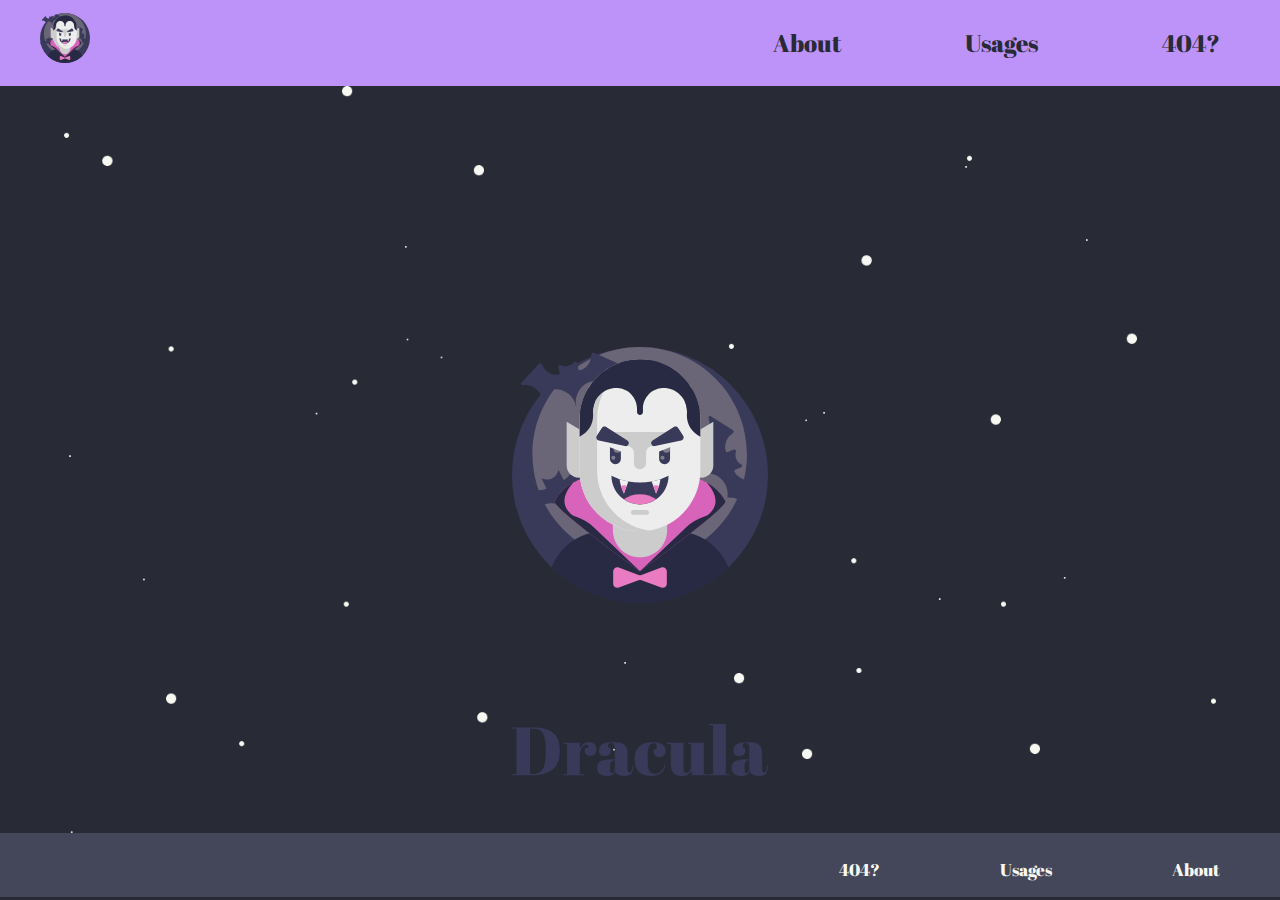
<file: index.html>
<!DOCTYPE html>
<html lang="en">
<head>
    <meta charset="UTF-8">
    <meta http-equiv="X-UA-Compatible" content="IE=edge">
    <meta name="viewport" content="width=device-width, initial-scale=1.0">
    <title>Final: Dracula Home</title>
    <link rel="stylesheet" href="style.css">
    <link rel="preconnect" href="https://fonts.googleapis.com">
    <link rel="preconnect" href="https://fonts.gstatic.com" crossorigin>
    <link href="https://fonts.googleapis.com/css2?family=Abril+Fatface&display=swap" rel="stylesheet">
    <link rel="shortcut icon" href="favicon.svg" type="image/x-icon">
</head>
<body>

    <header>
        <nav>
            
            <a class="navbar-brand" href="index.html">
                <div class="logo-image">
                    <img src="images/045-dracula.svg"img-fluid>
                </div>
            </a>


            <ul class="nav">
                <li><a href="about.html">About</a></li>
                <li><a href="usages.html">Usages</a></li>
                <li><a href="404.html">404?</a></li>
            </ul>
        
        </nav>

    </header>

    <main>
        <img class="center" src="images/dots.png" alt="">

        <div class="center-top" >
             <img class="img-1" src="images/045-dracula.svg" alt="">
             <img class="img-2" src="images/Dracula.png" alt="">
        </div>

    </main>

    <footer>
        
        <ul class="align-right">
            <li><a class="footer-color" href="about.html">About</a></li>
            <li><a class="footer-color" href="usages.html">Usages</a></li>
            <li><a class="footer-color" href="404.html">404?</a></li>
        </ul>

    </footer>

    
</body>
</html>
</file>
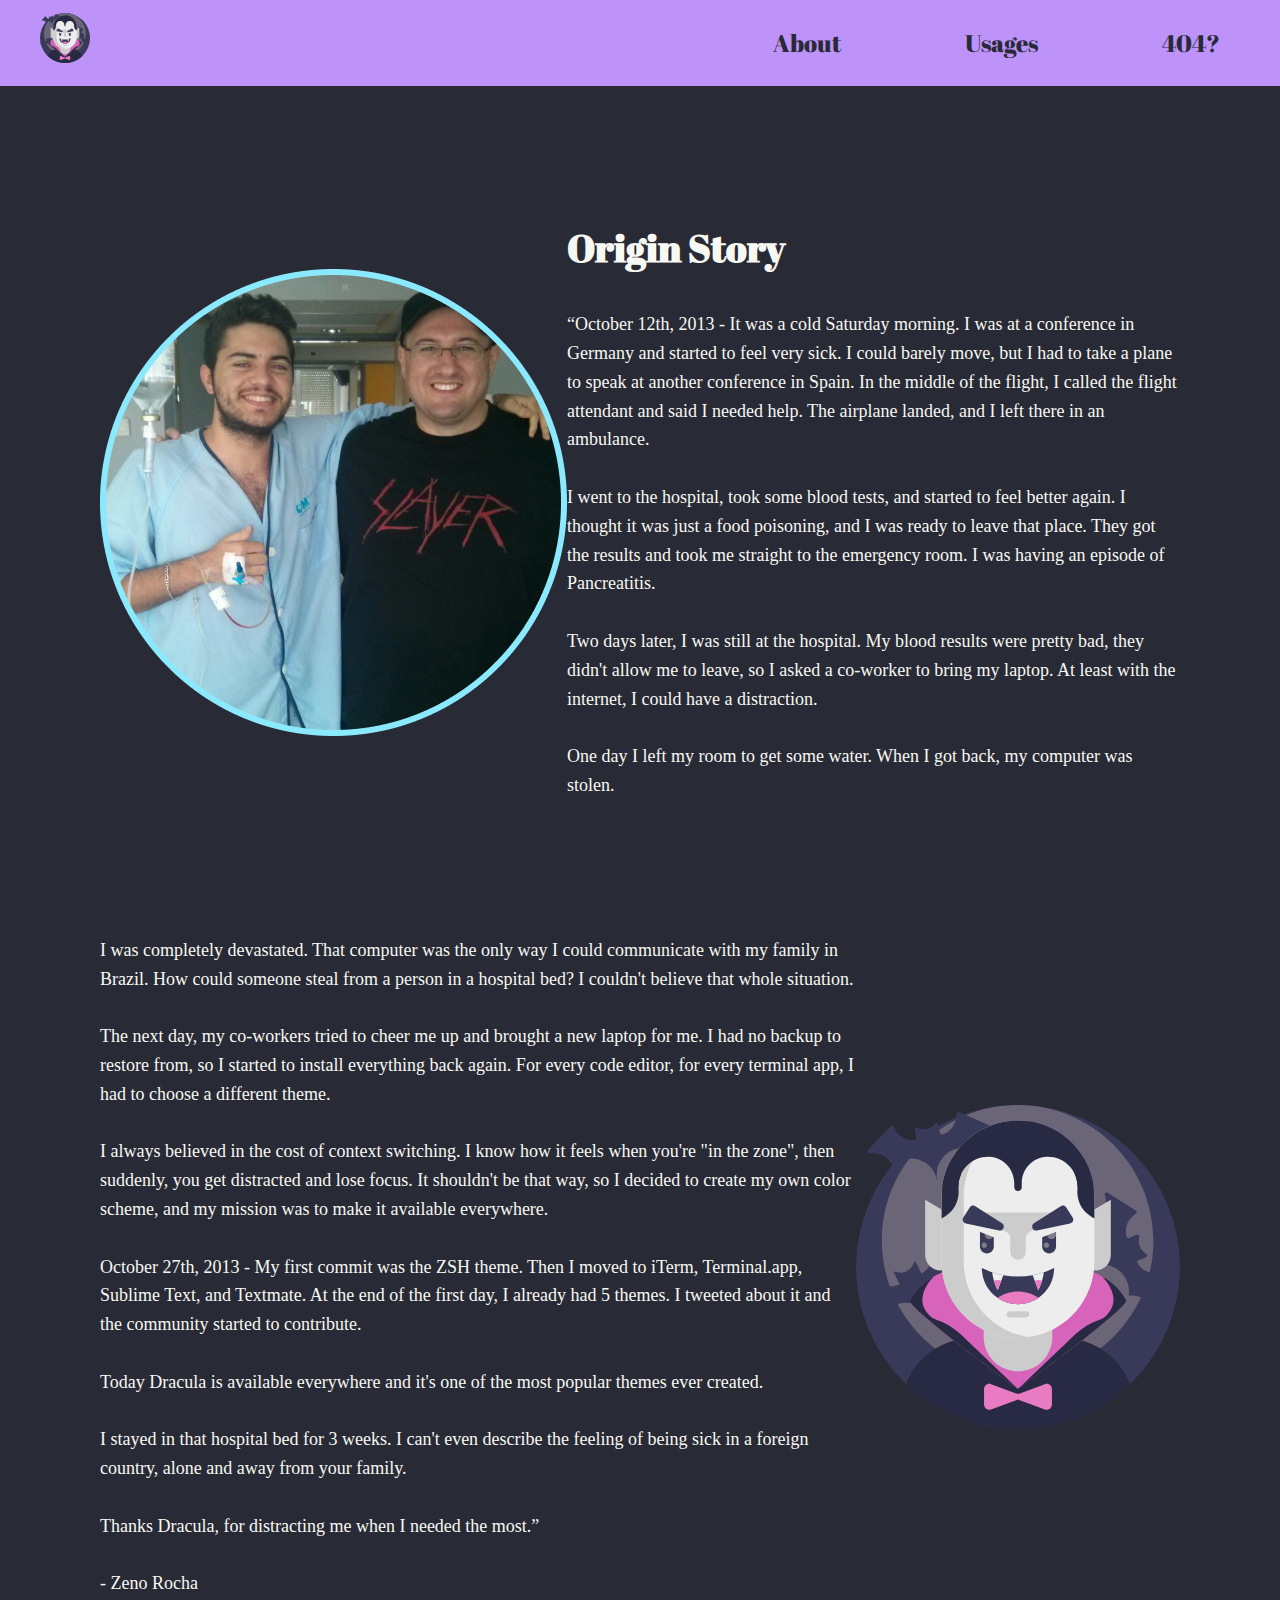
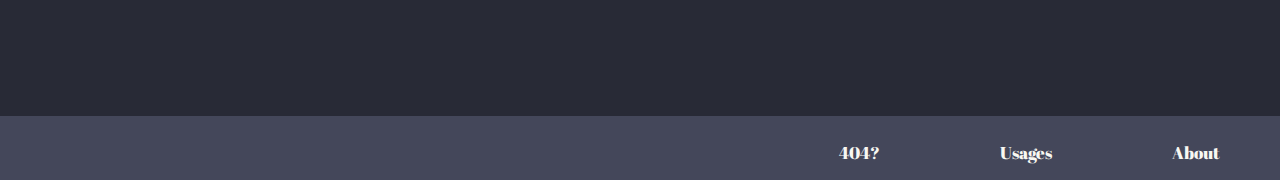
<file: about.html>
<!DOCTYPE html>
<html lang="en">
<head>
    <meta charset="UTF-8">
    <meta http-equiv="X-UA-Compatible" content="IE=edge">
    <meta name="viewport" content="width=device-width, initial-scale=1.0">
    <title>Final: Dracula About</title>
    <link rel="stylesheet" href="style.css">
    <link rel="preconnect" href="https://fonts.googleapis.com">
    <link rel="preconnect" href="https://fonts.gstatic.com" crossorigin>
    <link href="https://fonts.googleapis.com/css2?family=Abril+Fatface&display=swap" rel="stylesheet">
</head>
<body>

    <header>
        <nav>
            
            <a class="navbar-brand" href="index.html">
                <div class="logo-image">
                    <img src="images/045-dracula.svg"img-fluid>
                </div>
            </a>


            <ul class="nav">
                <li><a href="about.html">About</a></li>
                <li><a href="usages.html">Usages</a></li>
                <li><a href="404.html">404?</a></li>
            </ul>
        </nav>
    </header>


    <main>



    </main>

        <div class="about-row-1">

            <img src="images/about img 1.png" alt="">

            <div class="about-txt-1">
                <h2>Origin Story</h2>

                <p>“October 12th, 2013 - It was a cold Saturday morning. I was at a conference in Germany and started to feel very sick. I could barely move, but I had to take a plane to speak at another conference in Spain. In the middle of the flight, I called the flight attendant and said I needed help. The airplane landed, and I left there in an ambulance.</br> </br> 

                I went to the hospital, took some blood tests, and started to feel better again. I thought it was just a food poisoning, and I was ready to leave that place. They got the results and took me straight to the emergency room. I was having an episode of Pancreatitis. </br> </br> 
                    
                Two days later, I was still at the hospital. My blood results were pretty bad, they didn't allow me to leave, so I asked a co-worker to bring my laptop. At least with the internet, I could have a distraction.</br> </br> 
                    
                One day I left my room to get some water. When I got back, my computer was stolen.
                
                </p>
            </div>
            

        </div>

        <div class="about-row-2">


            <div class="about-txt-2">

                <p>I was completely devastated. That computer was the only way I could communicate with my family in Brazil. How could someone steal from a person in a hospital bed? I couldn't believe that whole situation.</br> </br> 

                The next day, my co-workers tried to cheer me up and brought a new laptop for me. I had no backup to restore from, so I started to install everything back again. For every code editor, for every terminal app, I had to choose a different theme.</br> </br> 
                    
                I always believed in the cost of context switching. I know how it feels when you're "in the zone", then suddenly, you get distracted and lose focus. It shouldn't be that way, so I decided to create my own color scheme, and my mission was to make it available everywhere.</br> </br> 
                    
                October 27th, 2013 - My first commit was the ZSH theme. Then I moved to iTerm, Terminal.app, Sublime Text, and Textmate. At the end of the first day, I already had 5 themes. I tweeted about it and the community started to contribute.</br> </br> 
                    
                Today Dracula is available everywhere and it's one of the most popular themes ever created.</br> </br> 
                    
                I stayed in that hospital bed for 3 weeks. I can't even describe the feeling of being sick in a foreign country, alone and away from your family.</br> </br> 
                    
                Thanks Dracula, for distracting me when I needed the most.”</br> </br> 
                    
                - Zeno Rocha
                
                </p>
            </div>
            
            <img src="images/045-dracula.svg" alt="">

        </div>


    <footer>
        
        <ul class="align-right">
            <li><a class="footer-color" href="about.html">About</a></li>
            <li><a class="footer-color" href="usages.html">Usages</a></li>
            <li><a class="footer-color" href="404.html">404?</a></li>
        </ul>

    </footer>


    
</body>
</html>
</file>
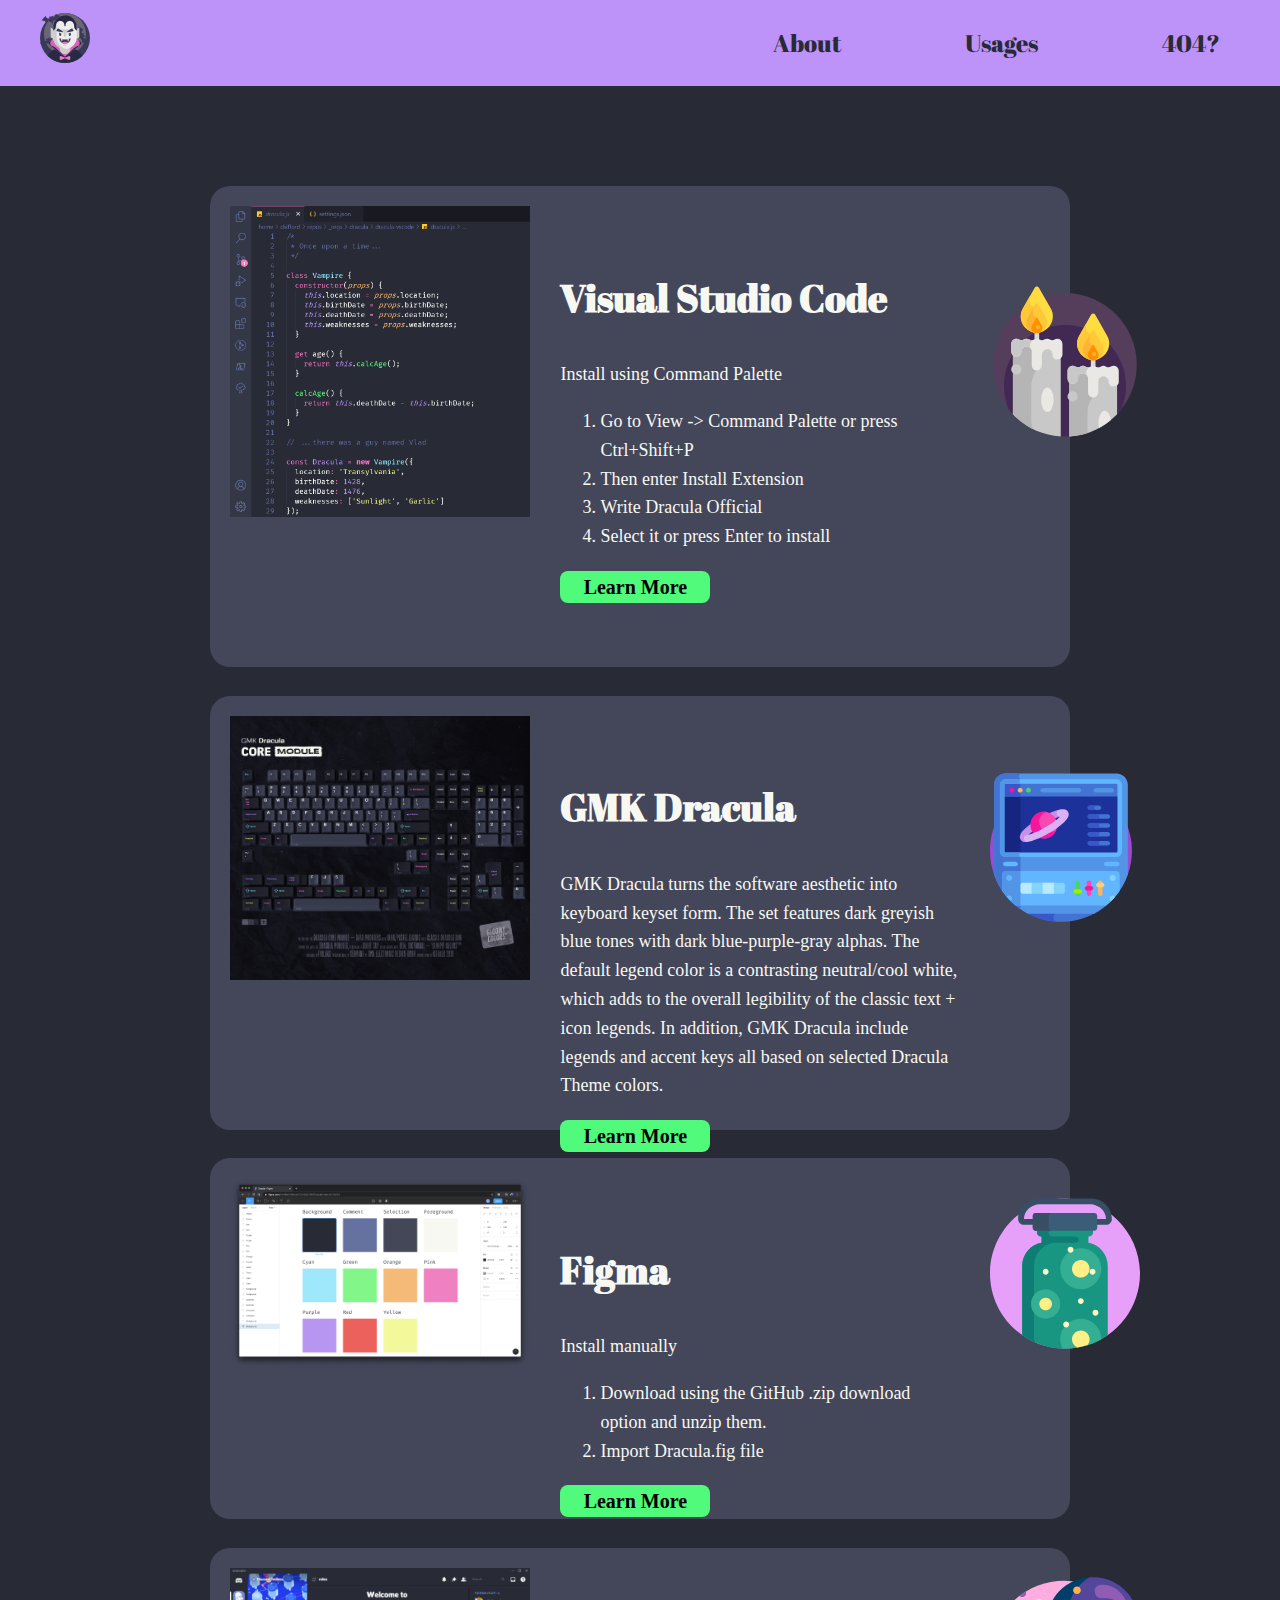
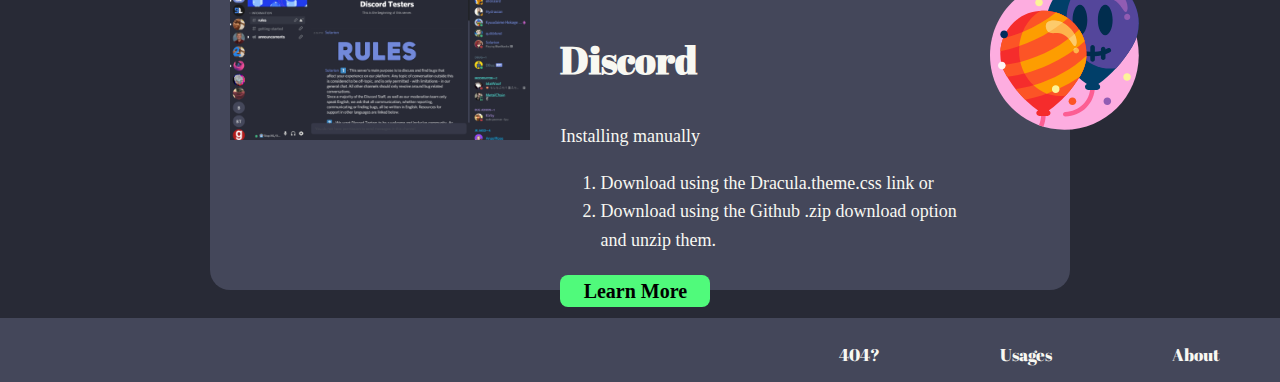
<file: usages.html>
<!DOCTYPE html>
<html lang="en">
<head>
    <meta charset="UTF-8">
    <meta http-equiv="X-UA-Compatible" content="IE=edge">
    <meta name="viewport" content="width=device-width, initial-scale=1.0">
    <title>Final: Dracula Usages</title>
    <link rel="stylesheet" href="style.css">
    <link rel="preconnect" href="https://fonts.googleapis.com">
    <link rel="preconnect" href="https://fonts.gstatic.com" crossorigin>
    <link href="https://fonts.googleapis.com/css2?family=Abril+Fatface&display=swap" rel="stylesheet">
</head>
<body>

    <header>
        <nav>
            
            <a class="navbar-brand" href="index.html">
                <div class="logo-image">
                    <img src="images/045-dracula.svg"img-fluid>
                </div>
            </a>


            <ul class="nav">
                <li><a href="about.html">About</a></li>
                <li><a href="usages.html">Usages</a></li>
                <li><a href="404.html">404?</a></li>
            </ul>
        
        </nav>

    </header>


    <main>

        <div class="cards">

            <div class="col">
                <img class="icon" src="images/card 1 main.png" alt="">
                <div class="copy">
                    <h2>Visual Studio Code</h2>
                    <p>Install using Command Palette</p>
                    <ol>
                        <li>Go to View -> Command Palette or press Ctrl+Shift+P</li>
                        <li>Then enter Install Extension</li>
                        <li>Write Dracula Official</li>
                        <li>Select it or press Enter to install</li>
                    </ol>
                    <a href="https://draculatheme.com/visual-studio-code" class="mybutton" target="_blank">Learn More</a>
                </div>
                <img class="svg-icon" src="images/card 1 icon.svg" alt="">
            </div>

            &nbsp;

            <div class="col">
                <img class="icon" src="images/gmk-core 1.png" alt="">
                <div class="copy">
                    <h2>GMK Dracula</h2>
                    <p>
                        GMK Dracula turns the software aesthetic into keyboard keyset form. The set features dark greyish blue tones with dark blue-purple-gray alphas. The default legend color is a contrasting neutral/cool white, which adds to the overall legibility of the classic text + icon legends. In addition, GMK Dracula include legends and accent keys all based on selected Dracula Theme colors.
                    </p>

                    <a href="https://draculatheme.com/gmk" class="mybutton" target="_blank">Learn More</a>
                </div>
                <img class="svg-icon" src="images/Group 12.svg" alt="">
            </div>

            &nbsp;

            <div class="col">
                <img class="icon" src="images/figma 1.png" alt="">
                <div class="copy">
                    <h2>Figma</h2>
                    <p>Install manually</p>
                    <ol>
                        <li>Download using the GitHub .zip download option and unzip them.</li>
                        <li>Import Dracula.fig file</li>
                    </ol>
                    <a href="https://draculatheme.com/figma" class="mybutton" target="_blank">Learn More</a>
                </div>
                <img class="svg-icon" src="images/Group 14.svg" alt="">
            </div>
            &nbsp;

            <div class="col">
                <img class="icon" src="images/betterdiscord 1.png" alt="">
                <div class="copy">
                    <h2>Discord</h2>
                    <p>Installing manually</p>
                    <ol>
                        <li>Download using the Dracula.theme.css link or</li>
                        <li>Download using the Github .zip download option and unzip them.</li>
                    </ol>
                    <a href="https://draculatheme.com/betterdiscord" class="mybutton" target="_blank">Learn More</a>
                </div>
                <img class="svg-icon" src="images/Group 16.svg" alt="">
            </div>
            &nbsp;
        </div>


    </main>

    <footer>
        
        <ul class="align-right">
            <li><a class="footer-color" href="about.html">About</a></li>
            <li><a class="footer-color" href="usages.html">Usages</a></li>
            <li><a class="footer-color" href="404.html">404?</a></li>
        </ul>

    </footer>


    
</body>
</html>
</file>
<file: style.css>
/* Global */

body {
    background-color: #282A36;
    margin: 0; padding: 0;
    font-family: 'Open Sans';
    text-decoration: none;
    line-height: 1.6;
}

header {
    background-color: #BD93F9;
    min-width: 100%;    
}

nav {
   display: flex;
   background-color: #BD93F9;
   min-width: 100%;
   padding: 0px 0px;
   font-family: 'Abril Fatface', cursive; 
   font-size: 24px;
   justify-content: space-between;
   align-items: center;
}

.nav li {
    display: inline;
    text-decoration: none;
    padding: 0px 60px;
}

.nav li a {
    text-decoration: none;
    color: #282A36;
}

.logo-image{
    width: 50px;
    padding-left: 40px;
}

/* a:link {
    text-decoration: none;
  } */


/* Footer */

footer {
    /* position : absolute;
    bottom : 0; */
    height : 50px;
    /* margin-top : 40px; */
    background-color: #44475A;
    min-width: 100%;   
    text-decoration: none; 
    padding: 7px 0px;
    font-family: 'Abril Fatface', cursive; 
    justify-content: space-between;
    align-items: center;
  }


  .footer-color {
      color: #F8F8F2;
      font-size: 17px;  
      text-decoration: none; 
  }



 .align-right li {
    float: right;  
    display: inline;
    text-decoration: none;
    padding: 0px 60px;
}


/* index */

.center {
    display: block;
    margin-left: auto;
    margin-right: auto;
    width: 90%;
  }
  

  .center-top .img-1 {
    position: absolute;
    left: 0;
    top: 50px;
    right: 0;
    bottom: 0;
    display: block;
    margin: auto;
    width: 20%;
  }

  .center-top .img-2 {
    position: absolute;
    left: 0;
    top: 600px;
    right: 0;
    bottom: 0;
    display: block;
    margin: auto;
    width: 20%;
  }


  /* 404 */

  .center-404 .center {
    display: block;
    margin-left: auto;
    margin-right: auto;
    width: 100%;
  }


  .center-404 .img-1 {
    position: absolute;
    left: 0;
    top: 50px;
    right: 0;
    bottom: 0;
    display: block;
    margin: auto;
    width: 40%;
  }


  /* about */



  .about-row-1 {
    display: flex;
    align-items: center;
    margin: 100px;
    justify-content: space-around;
  }

  .about-txt-1 {
    color: #F8F8F2;
    font-family: "Open Sans";
    max-width: 800px;
  }

  h2 {
    font-family: 'Abril Fatface', cursive;
    font-size: 38px;
  }

  .about-txt-1 p {
    font-size: 18px;
  }

  .about-row-2 {
    display: flex;
    align-items: center;
    margin: 100px;
    justify-content: space-around;
  }

  .about-txt-2 {
    color: #F8F8F2;
    font-family: "Open Sans";
    max-width: 800px;
  }

  .about-txt-2 p {
      font-size: 18px;
    }

  .about-row-2 img {
      max-width: 30%;
    }



/* Usages */

.cards {
  color: #F8F8F2;
  font-size: 18px;
  width: 80%;
  padding-top: 100px;
  margin: auto;
}

.col {
  display: flex;
  background-color: #44475A;
  padding: 20px;
  border-radius: 20px;
  padding-bottom: 150px;
  width: 80%;
  margin: auto;
}

.copy {
  max-height: 100px;
  min-width: 400px;
  margin: 30px;
}

.col img {
  max-width: 300px;
  
}


.col .svg-icon {
  max-width: 150px;
}

.test {
  margin: auto;
  width: 80%;
  text-align: center;
}

.mybutton {
  max-width: 150px;
  color: black;
  text-decoration: none;
  background-color: #50FA7B;
  font-family: "Open Sans";
  border-radius: 8px;
  font-size: 20px;
  font-weight: bold;
  display: block;
  text-align: center;
  margin-top: 20px;
}

.mybutton:hover {
  background-color: #29803f;
}
</file>
